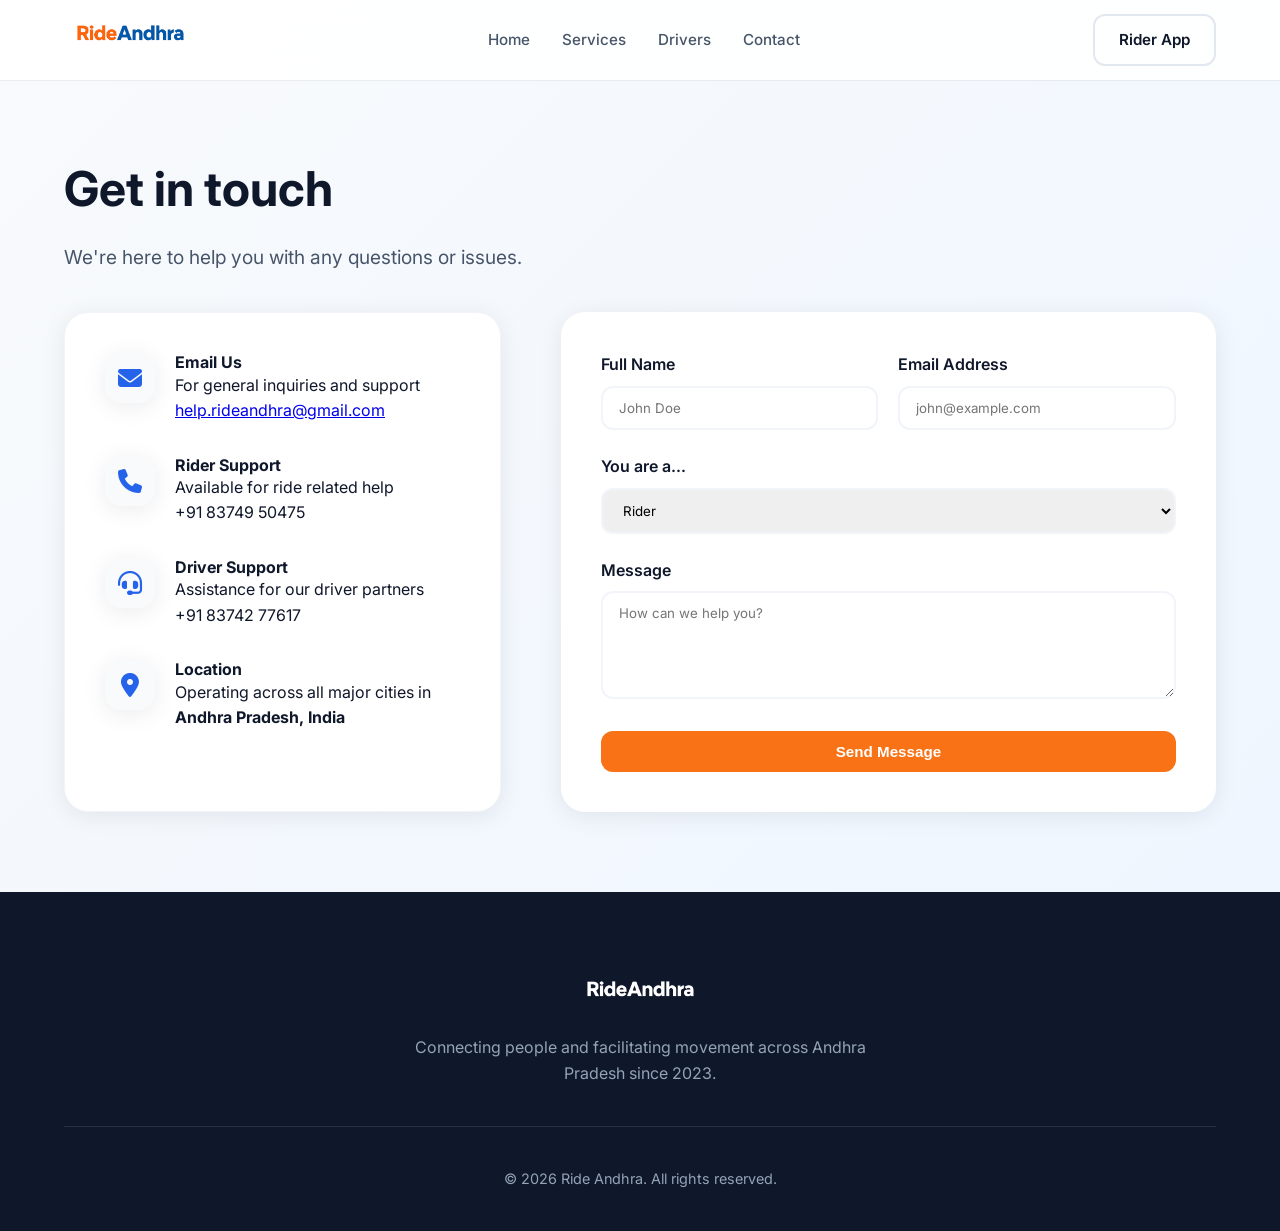
<file: contact-us.html>
<!DOCTYPE html>
<html lang="en">
<head>
    <meta charset="UTF-8">
    <meta name="viewport" content="width=device-width, initial-scale=1.0">
    <title>Contact Us | Ride Andhra - Support for Riders & Drivers</title>
    <meta name="description" content="Get in touch with Ride Andhra support. We are here to help riders and driver partners across Andhra Pradesh.">
    
    <!-- Fonts & Icons -->
    <link href="https://fonts.googleapis.com/css2?family=Inter:wght@400;500;600;700&display=swap" rel="stylesheet">
    <link rel="stylesheet" href="https://cdnjs.cloudflare.com/ajax/libs/font-awesome/6.4.0/css/all.min.css">
    
    <!-- Custom Styles -->
    <link rel="stylesheet" href="styles.css">
    
    <style>
        .contact-grid {
            display: grid;
            grid-template-columns: 1fr 1.5fr;
            gap: 60px;
            margin-top: 40px;
        }
        .contact-info-card {
            background: white;
            padding: 40px;
            border-radius: 24px;
            box-shadow: var(--shadow);
            border: 1px solid var(--gray-100);
        }
        .contact-method {
            display: flex;
            gap: 20px;
            margin-bottom: 32px;
        }
        .contact-method .icon-box {
            background: var(--gray-50);
            color: var(--primary-blue);
            width: 50px;
            height: 50px;
            flex-shrink: 0;
        }
        .contact-form {
            background: white;
            padding: 40px;
            border-radius: 24px;
            box-shadow: var(--shadow);
        }
        .form-group {
            margin-bottom: 24px;
        }
        .form-group label {
            display: block;
            margin-bottom: 8px;
            font-weight: 600;
            color: var(--gray-900);
        }
        .form-group input, .form-group textarea, .form-group select {
            width: 100%;
            padding: 12px 16px;
            border: 2px solid var(--gray-100);
            border-radius: 12px;
            font-family: inherit;
            transition: border-color 0.2s;
        }
        .form-group input:focus, .form-group textarea:focus {
            outline: none;
            border-color: var(--primary-blue);
        }
        @media (max-width: 992px) {
            .contact-grid {
                grid-template-columns: 1fr;
            }
        }
    </style>
</head>
<body>

    <!-- Header -->
    <header>
        <div class="container">
            <nav>
                <a href="index.html" class="logo">
                    <img src="b13a5657-6fc7-4340-8ec0-a46b5133f6f5 (1).png" alt="Ride Andhra">
                </a>
                <div class="nav-links">
                    <a href="index.html">Home</a>
                    <a href="index.html#services">Services</a>
                    <a href="driver-partners.html">Drivers</a>
                    <a href="contact-us.html">Contact</a>
                    <div class="mobile-ctas">
                        <a href="https://play.google.com/store/apps/details?id=com.rideandhra.rider" class="btn btn-outline">Rider App</a>
                    </div>
                </div>
                <div class="cta-group">
                    <a href="https://play.google.com/store/apps/details?id=com.rideandhra.rider" class="btn btn-outline">Rider App</a>
                </div>
                <button class="mobile-menu-toggle" aria-label="Toggle Menu">
                    <i class="fas fa-bars"></i>
                </button>
            </nav>
        </div>
    </header>

    <!-- Hero Section -->
    <section class="hero" style="padding-bottom: 80px;">
        <div class="container">
            <div class="section-header" style="text-align: left; margin-bottom: 0;">
                <h1 class="section-title">Get in touch</h1>
                <p class="section-subtitle" style="text-align: left; margin-left: 0;">We're here to help you with any questions or issues.</p>
            </div>
            
            <div class="contact-grid">
                <div class="contact-info-card">
                    <div class="contact-method">
                        <div class="icon-box"><i class="fas fa-envelope"></i></div>
                        <div>
                            <h4>Email Us</h4>
                            <p>For general inquiries and support</p>
                            <a href="mailto:help.rideandhra@gmail.com" class="highlight-orange">help.rideandhra@gmail.com</a>
                        </div>
                    </div>
                    
                    <div class="contact-method">
                        <div class="icon-box"><i class="fas fa-phone"></i></div>
                        <div>
                            <h4>Rider Support</h4>
                            <p>Available for ride related help</p>
                            <span class="highlight-orange">+91 83749 50475</span>
                        </div>
                    </div>
                    
                    <div class="contact-method">
                        <div class="icon-box"><i class="fas fa-headset"></i></div>
                        <div>
                            <h4>Driver Support</h4>
                            <p>Assistance for our driver partners</p>
                            <span class="highlight-orange">+91 83742 77617</span>
                        </div>
                    </div>
                    
                    <div class="contact-method">
                        <div class="icon-box"><i class="fas fa-map-marker-alt"></i></div>
                        <div>
                            <h4>Location</h4>
                            <p>Operating across all major cities in</p>
                            <strong>Andhra Pradesh, India</strong>
                        </div>
                    </div>
                </div>
                
                <div class="contact-form">
                    <form>
                        <div class="form-row">
                            <div class="form-group">
                                <label>Full Name</label>
                                <input type="text" placeholder="John Doe">
                            </div>
                            <div class="form-group">
                                <label>Email Address</label>
                                <input type="email" placeholder="john@example.com">
                            </div>
                        </div>
                        <div class="form-group">
                            <label>You are a...</label>
                            <select>
                                <option>Rider</option>
                                <option>Driver Partner</option>
                                <option>Business Partner</option>
                                <option>Other</option>
                            </select>
                        </div>
                        <div class="form-group">
                            <label>Message</label>
                            <textarea rows="5" placeholder="How can we help you?"></textarea>
                        </div>
                        <button type="submit" class="btn btn-primary" style="width: 100%; justify-content: center;">Send Message</button>
                    </form>
                </div>
            </div>
        </div>
    </section>

    <!-- Footer -->
    <footer>
        <div class="container">
            <div style="text-align: center; padding-bottom: 40px;">
                <img src="b13a5657-6fc7-4340-8ec0-a46b5133f6f5 (1).png" alt="Ride Andhra" style="height: 40px; filter: brightness(0) invert(1);">
                <p style="margin-top: 16px; max-width: 500px; margin-left: auto; margin-right: auto;">Connecting people and facilitating movement across Andhra Pradesh since 2023.</p>
            </div>
            <div style="padding-top: 40px; border-top: 1px solid rgba(255,255,255,0.1); text-align: center; font-size: 0.9rem;">
                <p>&copy; 2026 Ride Andhra. All rights reserved.</p>
            </div>
        </div>
    </footer>

    <script>
        const menuToggle = document.querySelector('.mobile-menu-toggle');
        const navLinks = document.querySelector('.nav-links');

        menuToggle.addEventListener('click', () => {
            navLinks.classList.toggle('active');
            const icon = menuToggle.querySelector('i');
            icon.classList.toggle('fa-bars');
            icon.classList.toggle('fa-times');
        });

        // Close menu when clicking links
        document.querySelectorAll('.nav-links a').forEach(link => {
            link.addEventListener('click', () => {
                navLinks.classList.remove('active');
                menuToggle.querySelector('i').classList.add('fa-bars');
                menuToggle.querySelector('i').classList.remove('fa-times');
            });
        });
    </script>
</body>
</html>
</file>
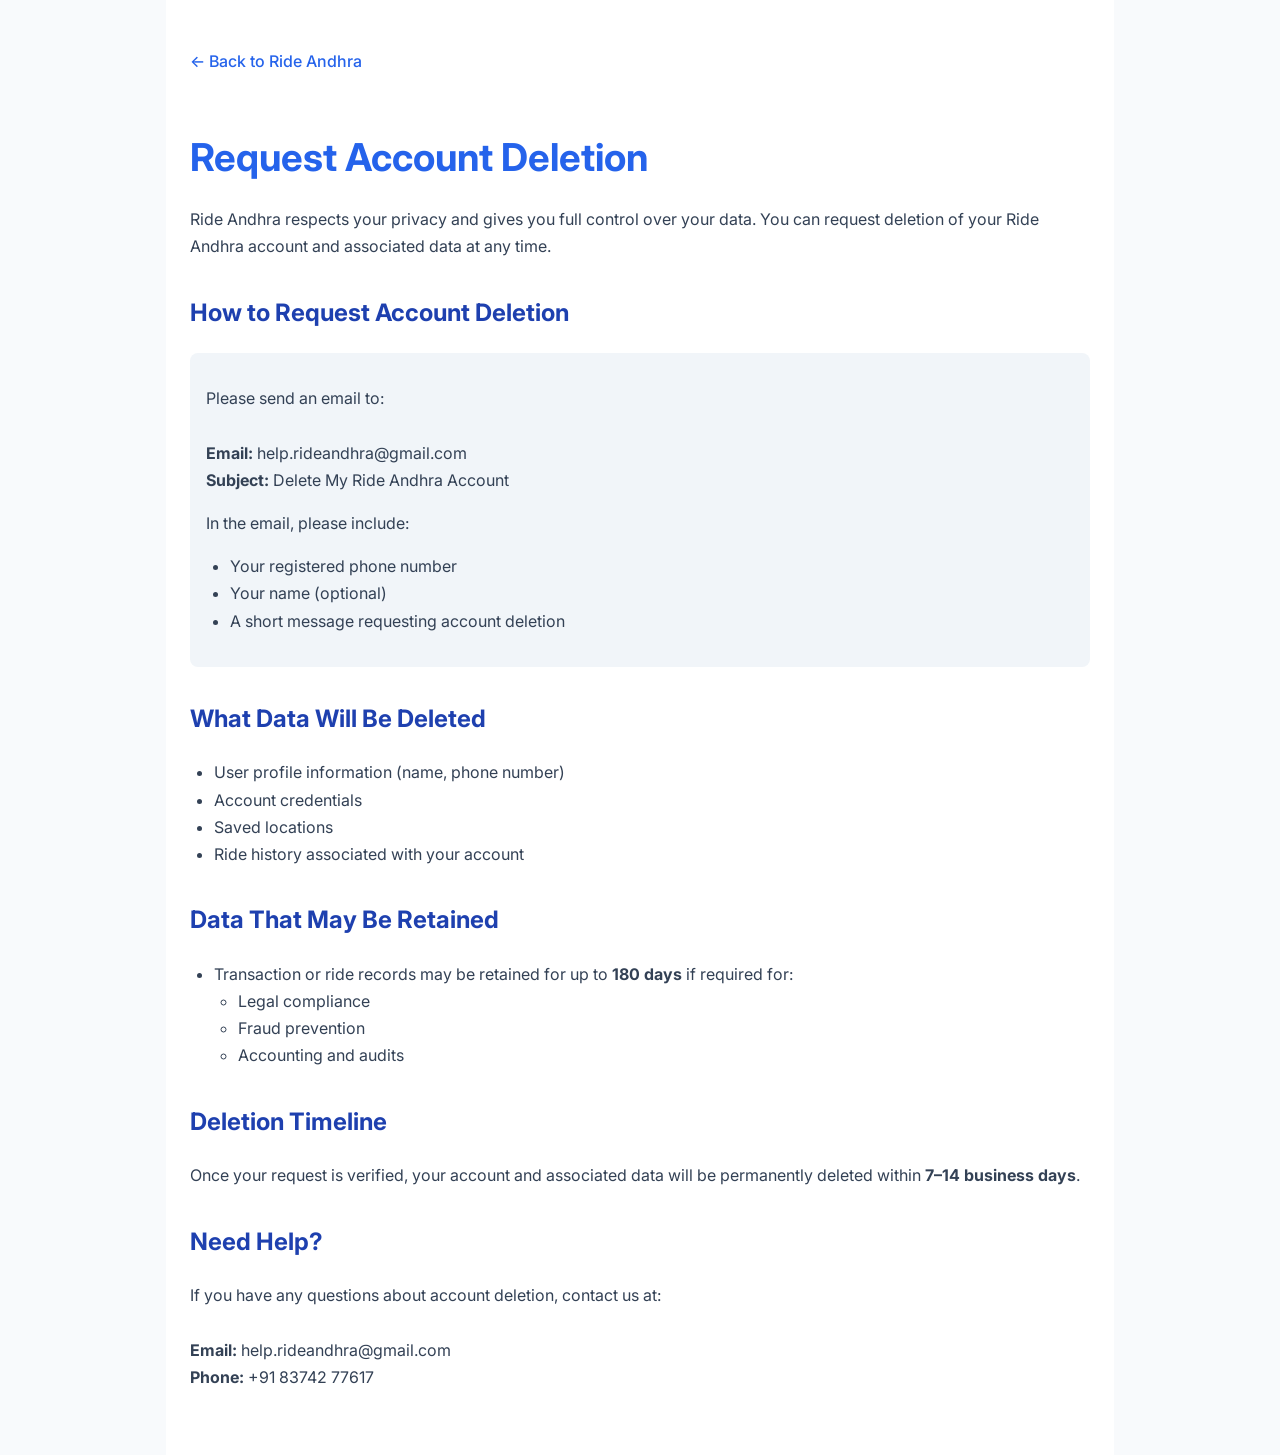
<file: delete-account.html>
<!DOCTYPE html>
<html lang="en">
<head>
  <meta charset="UTF-8" />
  <meta name="viewport" content="width=device-width, initial-scale=1.0" />
  <title>Delete Account | Ride Andhra</title>

  <link href="https://fonts.googleapis.com/css2?family=Inter:wght@400;500;600;700&display=swap" rel="stylesheet">

  <style>
    body {
      font-family: 'Inter', sans-serif;
      background: #f8fafc;
      color: #1e293b;
      margin: 0;
      line-height: 1.7;
    }

    .container {
      max-width: 900px;
      margin: auto;
      padding: 3rem 1.5rem;
      background: #ffffff;
    }

    h1 {
      font-size: 2.4rem;
      color: #2563eb;
      margin-bottom: 1rem;
    }

    h2 {
      margin-top: 2rem;
      color: #1e40af;
    }

    p, li {
      color: #334155;
      font-size: 1rem;
    }

    ul {
      padding-left: 1.5rem;
    }

    a {
      color: #2563eb;
      font-weight: 500;
      text-decoration: none;
    }

    .back {
      display: inline-block;
      margin-bottom: 1.5rem;
    }

    .highlight {
      background: #f1f5f9;
      padding: 1rem;
      border-radius: 8px;
      margin-top: 1rem;
    }
  </style>
</head>
<body>

  <div class="container">
    <a href="index.html" class="back">← Back to Ride Andhra</a>

    <h1>Request Account Deletion</h1>

    <p>
      Ride Andhra respects your privacy and gives you full control over your data.
      You can request deletion of your Ride Andhra account and associated data at any time.
    </p>

    <h2>How to Request Account Deletion</h2>

    <div class="highlight">
      <p>
        Please send an email to:
        <br /><br />
        <strong>Email:</strong> help.rideandhra@gmail.com
        <br />
        <strong>Subject:</strong> Delete My Ride Andhra Account
      </p>

      <p>
        In the email, please include:
      </p>
      <ul>
        <li>Your registered phone number</li>
        <li>Your name (optional)</li>
        <li>A short message requesting account deletion</li>
      </ul>
    </div>

    <h2>What Data Will Be Deleted</h2>
    <ul>
      <li>User profile information (name, phone number)</li>
      <li>Account credentials</li>
      <li>Saved locations</li>
      <li>Ride history associated with your account</li>
    </ul>

    <h2>Data That May Be Retained</h2>
    <ul>
      <li>
        Transaction or ride records may be retained for up to
        <strong>180 days</strong> if required for:
        <ul>
          <li>Legal compliance</li>
          <li>Fraud prevention</li>
          <li>Accounting and audits</li>
        </ul>
      </li>
    </ul>

    <h2>Deletion Timeline</h2>
    <p>
      Once your request is verified, your account and associated data will be
      permanently deleted within <strong>7–14 business days</strong>.
    </p>

    <h2>Need Help?</h2>
    <p>
      If you have any questions about account deletion, contact us at:
      <br /><br />
      <strong>Email:</strong> help.rideandhra@gmail.com<br />
      <strong>Phone:</strong> +91 83742 77617
    </p>
  </div>

</body>
</html>
</file>
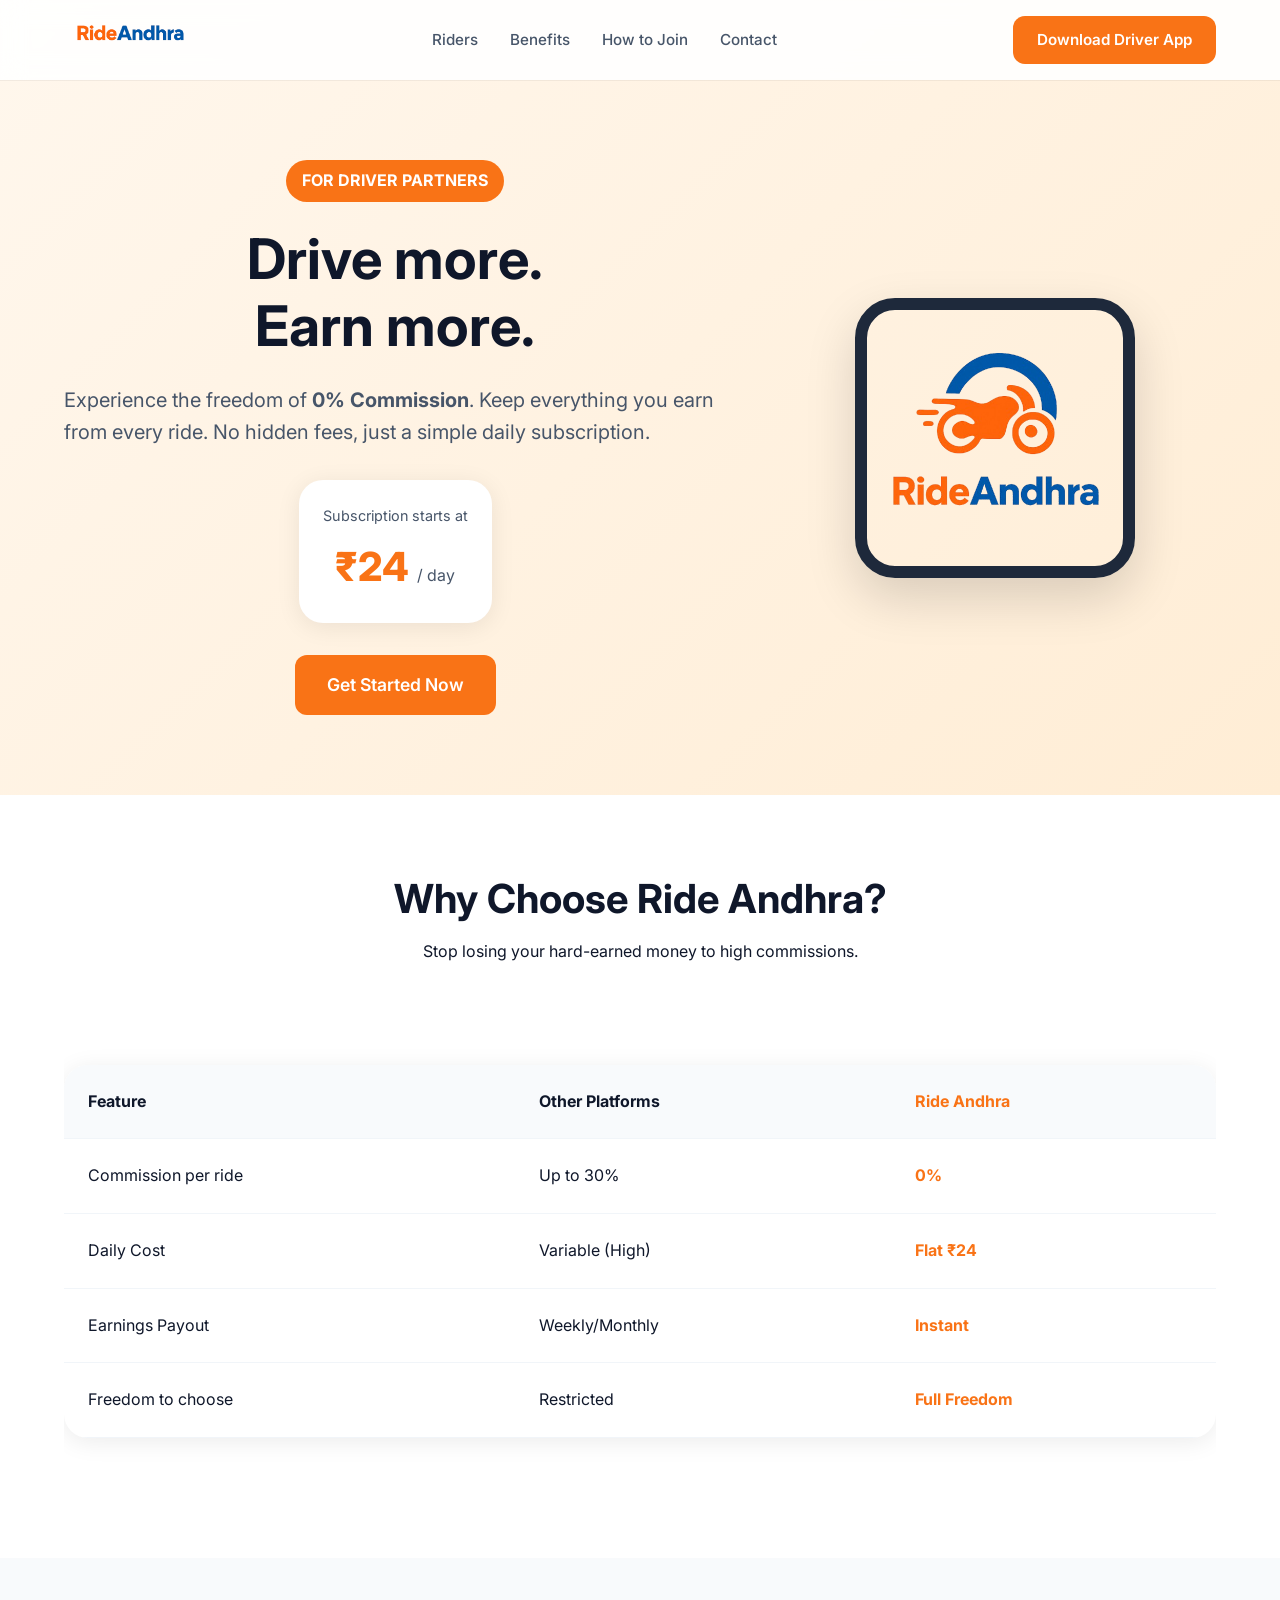
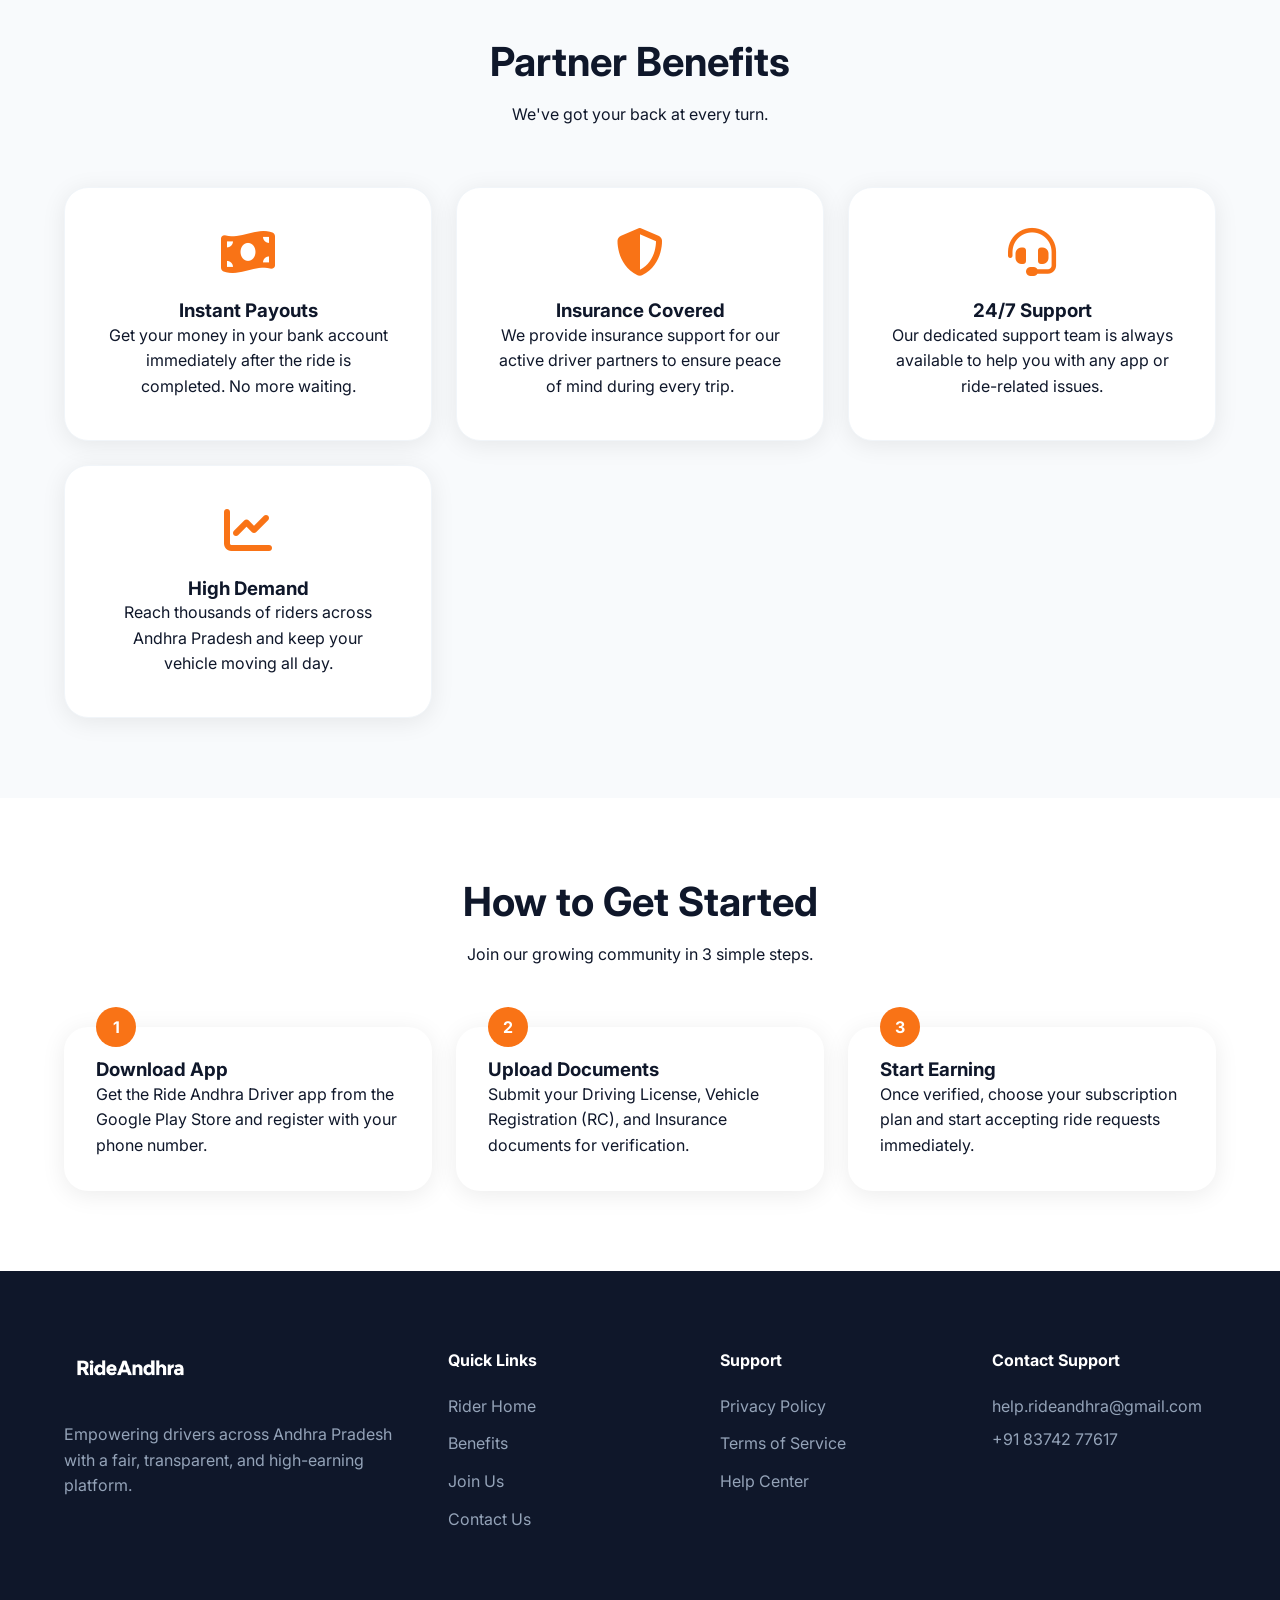
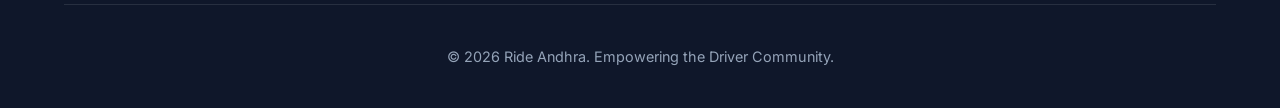
<file: driver-partners.html>
<!DOCTYPE html>
<html lang="en">
<head>
    <meta charset="UTF-8">
    <meta name="viewport" content="width=device-width, initial-scale=1.0">
    <title>Driver Partners | 0% Commission - Drive with Ride Andhra</title>
    <meta name="description" content="Join Ride Andhra as a driver partner. Earn 100% of your fares with our 0% commission model. Just ₹24/day subscription. Instant payouts and 24/7 support.">
    
    <!-- Fonts & Icons -->
    <link href="https://fonts.googleapis.com/css2?family=Inter:wght@400;500;600;700&display=swap" rel="stylesheet">
    <link rel="stylesheet" href="https://cdnjs.cloudflare.com/ajax/libs/font-awesome/6.4.0/css/all.min.css">
    
    <!-- Custom Styles -->
    <link rel="stylesheet" href="styles.css">
    
    <style>
        .comparison-table {
            width: 100%;
            border-collapse: collapse;
            margin: 40px 0;
            background: white;
            border-radius: 24px;
            overflow: hidden;
            box-shadow: var(--shadow);
        }
        .comparison-table th, .comparison-table td {
            padding: 24px;
            text-align: left;
            border-bottom: 1px solid var(--gray-100);
        }
        .comparison-table th {
            background: var(--gray-50);
            font-weight: 700;
        }
        .highlight-orange {
            color: var(--primary-orange);
            font-weight: 700;
        }
        .step-card {
            background: white;
            padding: 32px;
            border-radius: 24px;
            box-shadow: var(--shadow);
            position: relative;
        }
        .step-number {
            position: absolute;
            top: -20px;
            left: 32px;
            width: 40px;
            height: 40px;
            background: var(--primary-orange);
            color: white;
            border-radius: 50%;
            display: flex;
            align-items: center;
            justify-content: center;
            font-weight: 700;
        }
    </style>
</head>
<body>

    <!-- Header -->
    <header>
        <div class="container">
            <nav>
                <a href="index.html" class="logo">
                    <img src="b13a5657-6fc7-4340-8ec0-a46b5133f6f5 (1).png" alt="Ride Andhra">
                </a>
                <div class="nav-links">
                    <a href="index.html">Riders</a>
                    <a href="#benefits">Benefits</a>
                    <a href="#how-it-works">How to Join</a>
                    <a href="contact-us.html">Contact</a>
                    <div class="mobile-ctas">
                        <a href="https://play.google.com/store/apps/details?id=com.rideandhra.driverapp" class="btn btn-primary">Download Driver App</a>
                    </div>
                </div>
                <div class="cta-group">
                    <a href="https://play.google.com/store/apps/details?id=com.rideandhra.driverapp" class="btn btn-primary">Download Driver App</a>
                </div>
                <button class="mobile-menu-toggle" aria-label="Toggle Menu">
                    <i class="fas fa-bars"></i>
                </button>
            </nav>
        </div>
    </header>

    <!-- Hero Section -->
    <section class="hero" style="background: linear-gradient(135deg, #fff7ed 0%, #ffedd5 100%);">
        <div class="container">
            <div class="hero-grid">
                <div class="hero-content">
                    <span class="commission-badge">FOR DRIVER PARTNERS</span>
                    <h1 class="section-title">Drive more.<br>Earn more.</h1>
                    <p class="section-subtitle" style="text-align: left; margin-left: 0;">Experience the freedom of <strong>0% Commission</strong>. Keep everything you earn from every ride. No hidden fees, just a simple daily subscription.</p>
                    
                    <div style="background: white; padding: 24px; border-radius: 24px; display: inline-block; box-shadow: var(--shadow); margin-bottom: 32px;">
                        <span style="font-size: 0.9rem; color: var(--gray-600); display: block; margin-bottom: 8px;">Subscription starts at</span>
                        <span style="font-size: 2.5rem; font-weight: 800; color: var(--primary-orange);">₹24 <small style="font-size: 1rem; font-weight: 400; color: var(--gray-600);">/ day</small></span>
                    </div>
                    
                    <div class="hero-cta">
                        <a href="https://play.google.com/store/apps/details?id=com.rideandhra.driverapp" class="btn btn-primary" style="padding: 16px 32px; font-size: 1.1rem;">Get Started Now</a>
                    </div>
                </div>
                <div class="hero-visual">
                    <img src="b13a5657-6fc7-4340-8ec0-a46b5133f6f5 (2).png" alt="Driver App" class="phone-mockup">
                </div>
            </div>
        </div>
    </section>

    <!-- Comparison Section -->
    <section>
        <div class="container">
            <div class="section-header">
                <h2>Why Choose Ride Andhra?</h2>
                <p>Stop losing your hard-earned money to high commissions.</p>
            </div>
            
            <div style="overflow-x: auto;">
                <table class="comparison-table">
                    <thead>
                        <tr>
                            <th>Feature</th>
                            <th>Other Platforms</th>
                            <th class="highlight-orange">Ride Andhra</th>
                        </tr>
                    </thead>
                    <tbody>
                        <tr>
                            <td>Commission per ride</td>
                            <td>Up to 30%</td>
                            <td class="highlight-orange">0%</td>
                        </tr>
                        <tr>
                            <td>Daily Cost</td>
                            <td>Variable (High)</td>
                            <td class="highlight-orange">Flat ₹24</td>
                        </tr>
                        <tr>
                            <td>Earnings Payout</td>
                            <td>Weekly/Monthly</td>
                            <td class="highlight-orange">Instant</td>
                        </tr>
                        <tr>
                            <td>Freedom to choose</td>
                            <td>Restricted</td>
                            <td class="highlight-orange">Full Freedom</td>
                        </tr>
                    </tbody>
                </table>
            </div>
        </div>
    </section>

    <!-- Benefits Section -->
    <section id="benefits" style="background: var(--gray-50);">
        <div class="container">
            <div class="section-header">
                <h2>Partner Benefits</h2>
                <p>We've got your back at every turn.</p>
            </div>
            <div class="services-grid">
                <div class="service-card">
                    <i class="fas fa-money-bill-wave icon"></i>
                    <h3>Instant Payouts</h3>
                    <p>Get your money in your bank account immediately after the ride is completed. No more waiting.</p>
                </div>
                <div class="service-card">
                    <i class="fas fa-shield-alt icon"></i>
                    <h3>Insurance Covered</h3>
                    <p>We provide insurance support for our active driver partners to ensure peace of mind during every trip.</p>
                </div>
                <div class="service-card">
                    <i class="fas fa-headset icon"></i>
                    <h3>24/7 Support</h3>
                    <p>Our dedicated support team is always available to help you with any app or ride-related issues.</p>
                </div>
                <div class="service-card">
                    <i class="fas fa-chart-line icon"></i>
                    <h3>High Demand</h3>
                    <p>Reach thousands of riders across Andhra Pradesh and keep your vehicle moving all day.</p>
                </div>
            </div>
        </div>
    </section>

    <!-- How it Works -->
    <section id="how-it-works">
        <div class="container">
            <div class="section-header">
                <h2>How to Get Started</h2>
                <p>Join our growing community in 3 simple steps.</p>
            </div>
            <div class="services-grid" style="grid-template-columns: repeat(auto-fit, minmax(300px, 1fr));">
                <div class="step-card">
                    <div class="step-number">1</div>
                    <h3>Download App</h3>
                    <p>Get the Ride Andhra Driver app from the Google Play Store and register with your phone number.</p>
                </div>
                <div class="step-card">
                    <div class="step-number">2</div>
                    <h3>Upload Documents</h3>
                    <p>Submit your Driving License, Vehicle Registration (RC), and Insurance documents for verification.</p>
                </div>
                <div class="step-card">
                    <div class="step-number">3</div>
                    <h3>Start Earning</h3>
                    <p>Once verified, choose your subscription plan and start accepting ride requests immediately.</p>
                </div>
            </div>
        </div>
    </section>

    <!-- Footer -->
    <footer>
        <div class="container">
            <div class="footer-grid">
                <div class="footer-col">
                    <img src="b13a5657-6fc7-4340-8ec0-a46b5133f6f5 (1).png" alt="Ride Andhra" style="height: 40px; margin-bottom: 24px; filter: brightness(0) invert(1);">
                    <p>Empowering drivers across Andhra Pradesh with a fair, transparent, and high-earning platform.</p>
                </div>
                <div class="footer-col">
                    <h4>Quick Links</h4>
                    <ul class="footer-links">
                        <li><a href="index.html">Rider Home</a></li>
                        <li><a href="#benefits">Benefits</a></li>
                        <li><a href="#how-it-works">Join Us</a></li>
                        <li><a href="contact-us.html">Contact Us</a></li>
                    </ul>
                </div>
                <div class="footer-col">
                    <h4>Support</h4>
                    <ul class="footer-links">
                        <li><a href="privacy-policy.html">Privacy Policy</a></li>
                        <li><a href="terms-of-service.html">Terms of Service</a></li>
                        <li><a href="help-center.html">Help Center</a></li>
                    </ul>
                </div>
                <div class="footer-col">
                    <h4>Contact Support</h4>
                    <p style="margin-bottom: 8px;">help.rideandhra@gmail.com</p>
                    <p>+91 83742 77617</p>
                </div>
            </div>
            <div style="padding-top: 40px; border-top: 1px solid rgba(255,255,255,0.1); text-align: center; font-size: 0.9rem;">
                <p>&copy; 2026 Ride Andhra. Empowering the Driver Community.</p>
            </div>
        </div>
    </footer>

    <script>
        const menuToggle = document.querySelector('.mobile-menu-toggle');
        const navLinks = document.querySelector('.nav-links');

        menuToggle.addEventListener('click', () => {
            navLinks.classList.toggle('active');
            const icon = menuToggle.querySelector('i');
            icon.classList.toggle('fa-bars');
            icon.classList.toggle('fa-times');
        });

        // Close menu when clicking links
        document.querySelectorAll('.nav-links a').forEach(link => {
            link.addEventListener('click', () => {
                navLinks.classList.remove('active');
                menuToggle.querySelector('i').classList.add('fa-bars');
                menuToggle.querySelector('i').classList.remove('fa-times');
            });
        });
    </script>
</body>
</html>
</file>
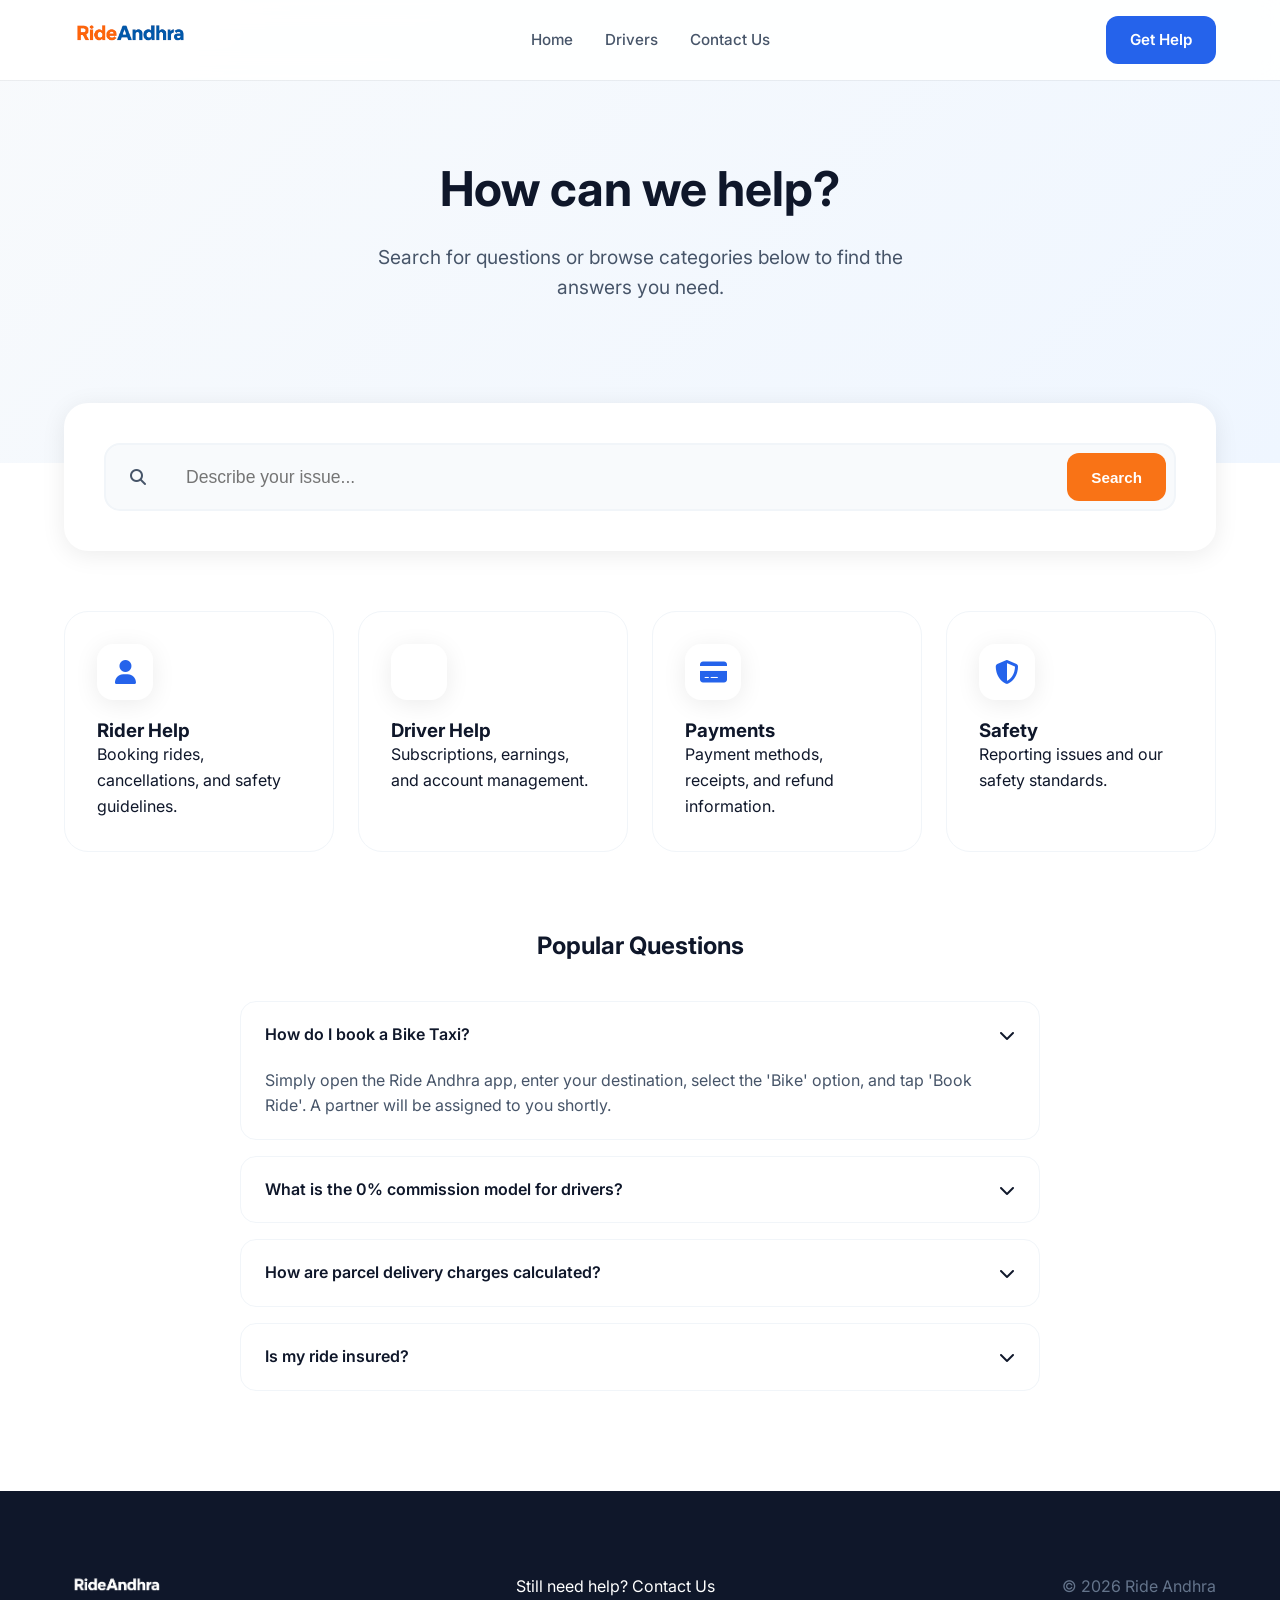
<file: help-center.html>
<!DOCTYPE html>
<html lang="en">
<head>
    <meta charset="UTF-8">
    <meta name="viewport" content="width=device-width, initial-scale=1.0">
    <title>Help Center | Ride Andhra - Support & FAQs</title>
    <meta name="description" content="Find answers to your questions about Ride Andhra. Support for booking rides, payments, driver subscriptions, and safety.">
    
    <!-- Fonts & Icons -->
    <link href="https://fonts.googleapis.com/css2?family=Inter:wght@400;500;600;700&display=swap" rel="stylesheet">
    <link rel="stylesheet" href="https://cdnjs.cloudflare.com/ajax/libs/font-awesome/6.4.0/css/all.min.css">
    
    <!-- Custom Styles -->
    <link rel="stylesheet" href="styles.css">
    
    <style>
        .help-search {
            background: white;
            padding: 40px;
            border-radius: 24px;
            box-shadow: var(--shadow);
            margin-top: -60px;
            position: relative;
            z-index: 10;
        }
        .search-box {
            display: flex;
            gap: 12px;
            background: var(--gray-50);
            padding: 8px;
            border-radius: 16px;
            border: 2px solid var(--gray-100);
        }
        .search-box input {
            flex: 1;
            border: none;
            background: transparent;
            padding: 12px;
            font-size: 1.1rem;
        }
        .search-box input:focus {
            outline: none;
        }
        .category-grid {
            display: grid;
            grid-template-columns: repeat(auto-fit, minmax(250px, 1fr));
            gap: 24px;
            margin-top: 60px;
        }
        .category-card {
            background: white;
            padding: 32px;
            border-radius: 24px;
            border: 1px solid var(--gray-100);
            transition: all 0.2s;
            text-decoration: none;
            color: inherit;
        }
        .category-card:hover {
            border-color: var(--primary-blue);
            transform: translateY(-4px);
            box-shadow: var(--shadow);
        }
        .faq-item {
            background: white;
            margin-bottom: 16px;
            border-radius: 16px;
            border: 1px solid var(--gray-100);
            overflow: hidden;
        }
        .faq-question {
            padding: 20px 24px;
            display: flex;
            justify-content: space-between;
            align-items: center;
            cursor: pointer;
            font-weight: 600;
        }
        .faq-answer {
            padding: 0 24px 20px;
            color: var(--gray-600);
            display: none;
        }
    </style>
</head>
<body>

    <!-- Header -->
    <header>
        <div class="container">
            <nav>
                <a href="index.html" class="logo">
                    <img src="b13a5657-6fc7-4340-8ec0-a46b5133f6f5 (1).png" alt="Ride Andhra">
                </a>
                <div class="nav-links">
                    <a href="index.html">Home</a>
                    <a href="driver-partners.html">Drivers</a>
                    <a href="contact-us.html">Contact Us</a>
                    <div class="mobile-ctas">
                        <a href="https://play.google.com/store/apps/details?id=com.rideandhra.rider" class="btn btn-secondary">Get Help</a>
                    </div>
                </div>
                <div class="cta-group">
                    <a href="https://play.google.com/store/apps/details?id=com.rideandhra.rider" class="btn btn-secondary">Get Help</a>
                </div>
                <button class="mobile-menu-toggle" aria-label="Toggle Menu">
                    <i class="fas fa-bars"></i>
                </button>
            </nav>
        </div>
    </header>

    <!-- Hero Section -->
    <section class="hero" style="padding-bottom: 120px; text-align: center;">
        <div class="container">
            <h1 class="section-title">How can we help?</h1>
            <p class="section-subtitle" style="margin-left: auto; margin-right: auto;">Search for questions or browse categories below to find the answers you need.</p>
        </div>
    </section>

    <div class="container">
        <!-- Search Box -->
        <div class="help-search">
            <div class="search-box">
                <i class="fas fa-search" style="padding: 16px; color: var(--gray-600);"></i>
                <input type="text" placeholder="Describe your issue...">
                <button class="btn btn-primary">Search</button>
            </div>
        </div>

        <!-- Categories -->
        <div class="category-grid">
            <a href="#" class="category-card">
                <div class="icon-box" style="margin-bottom: 20px;"><i class="fas fa-user"></i></div>
                <h3>Rider Help</h3>
                <p>Booking rides, cancellations, and safety guidelines.</p>
            </a>
            <a href="#" class="category-card">
                <div class="icon-box" style="margin-bottom: 20px; color: var(--primary-orange);"><i class="fas fa-steering-wheel"></i></div>
                <h3>Driver Help</h3>
                <p>Subscriptions, earnings, and account management.</p>
            </a>
            <a href="#" class="category-card">
                <div class="icon-box" style="margin-bottom: 20px;"><i class="fas fa-credit-card"></i></div>
                <h3>Payments</h3>
                <p>Payment methods, receipts, and refund information.</p>
            </a>
            <a href="#" class="category-card">
                <div class="icon-box" style="margin-bottom: 20px;"><i class="fas fa-shield-alt"></i></div>
                <h3>Safety</h3>
                <p>Reporting issues and our safety standards.</p>
            </a>
        </div>

        <!-- Popular Questions -->
        <div style="margin-top: 80px; margin-bottom: 100px;">
            <h2 style="margin-bottom: 40px; text-align: center;">Popular Questions</h2>
            <div style="max-width: 800px; margin-left: auto; margin-right: auto;">
                <div class="faq-item">
                    <div class="faq-question">How do I book a Bike Taxi? <i class="fas fa-chevron-down"></i></div>
                    <div class="faq-answer" style="display: block;">Simply open the Ride Andhra app, enter your destination, select the 'Bike' option, and tap 'Book Ride'. A partner will be assigned to you shortly.</div>
                </div>
                <div class="faq-item">
                    <div class="faq-question">What is the 0% commission model for drivers? <i class="fas fa-chevron-down"></i></div>
                    <div class="faq-answer">Unlike other apps, we don't take a percentage of your fare. Drivers pay a small daily subscription of ₹24 and keep 100% of the ride fare.</div>
                </div>
                <div class="faq-item">
                    <div class="faq-question">How are parcel delivery charges calculated? <i class="fas fa-chevron-down"></i></div>
                    <div class="faq-answer">Charges are based on the distance between the pickup and drop-off points, as well as the size/weight category of the item.</div>
                </div>
                <div class="faq-item">
                    <div class="faq-question">Is my ride insured? <i class="fas fa-chevron-down"></i></div>
                    <div class="faq-answer">Yes, we provide insurance coverage support for all active rides booked through the Ride Andhra platform for both riders and drivers.</div>
                </div>
            </div>
        </div>
    </div>

    <!-- Footer -->
    <footer>
        <div class="container">
            <div style="display: flex; justify-content: space-between; align-items: center; flex-wrap: wrap; gap: 24px;">
                <img src="b13a5657-6fc7-4340-8ec0-a46b5133f6f5 (1).png" alt="Ride Andhra" style="height: 32px; filter: brightness(0) invert(1);">
                <div style="display: flex; gap: 24px;">
                    <a href="contact-us.html" style="color: white; text-decoration: none;">Still need help? Contact Us</a>
                </div>
                <p style="color: #64748b;">&copy; 2026 Ride Andhra</p>
            </div>
        </div>
    </footer>

    <script>
        const menuToggle = document.querySelector('.mobile-menu-toggle');
        const navLinks = document.querySelector('.nav-links');

        menuToggle.addEventListener('click', () => {
            navLinks.classList.toggle('active');
            const icon = menuToggle.querySelector('i');
            icon.classList.toggle('fa-bars');
            icon.classList.toggle('fa-times');
        });

        // Close menu when clicking links
        document.querySelectorAll('.nav-links a').forEach(link => {
            link.addEventListener('click', () => {
                navLinks.classList.remove('active');
                menuToggle.querySelector('i').classList.add('fa-bars');
                menuToggle.querySelector('i').classList.remove('fa-times');
            });
        });
    </script>
</body>
</html>
</file>
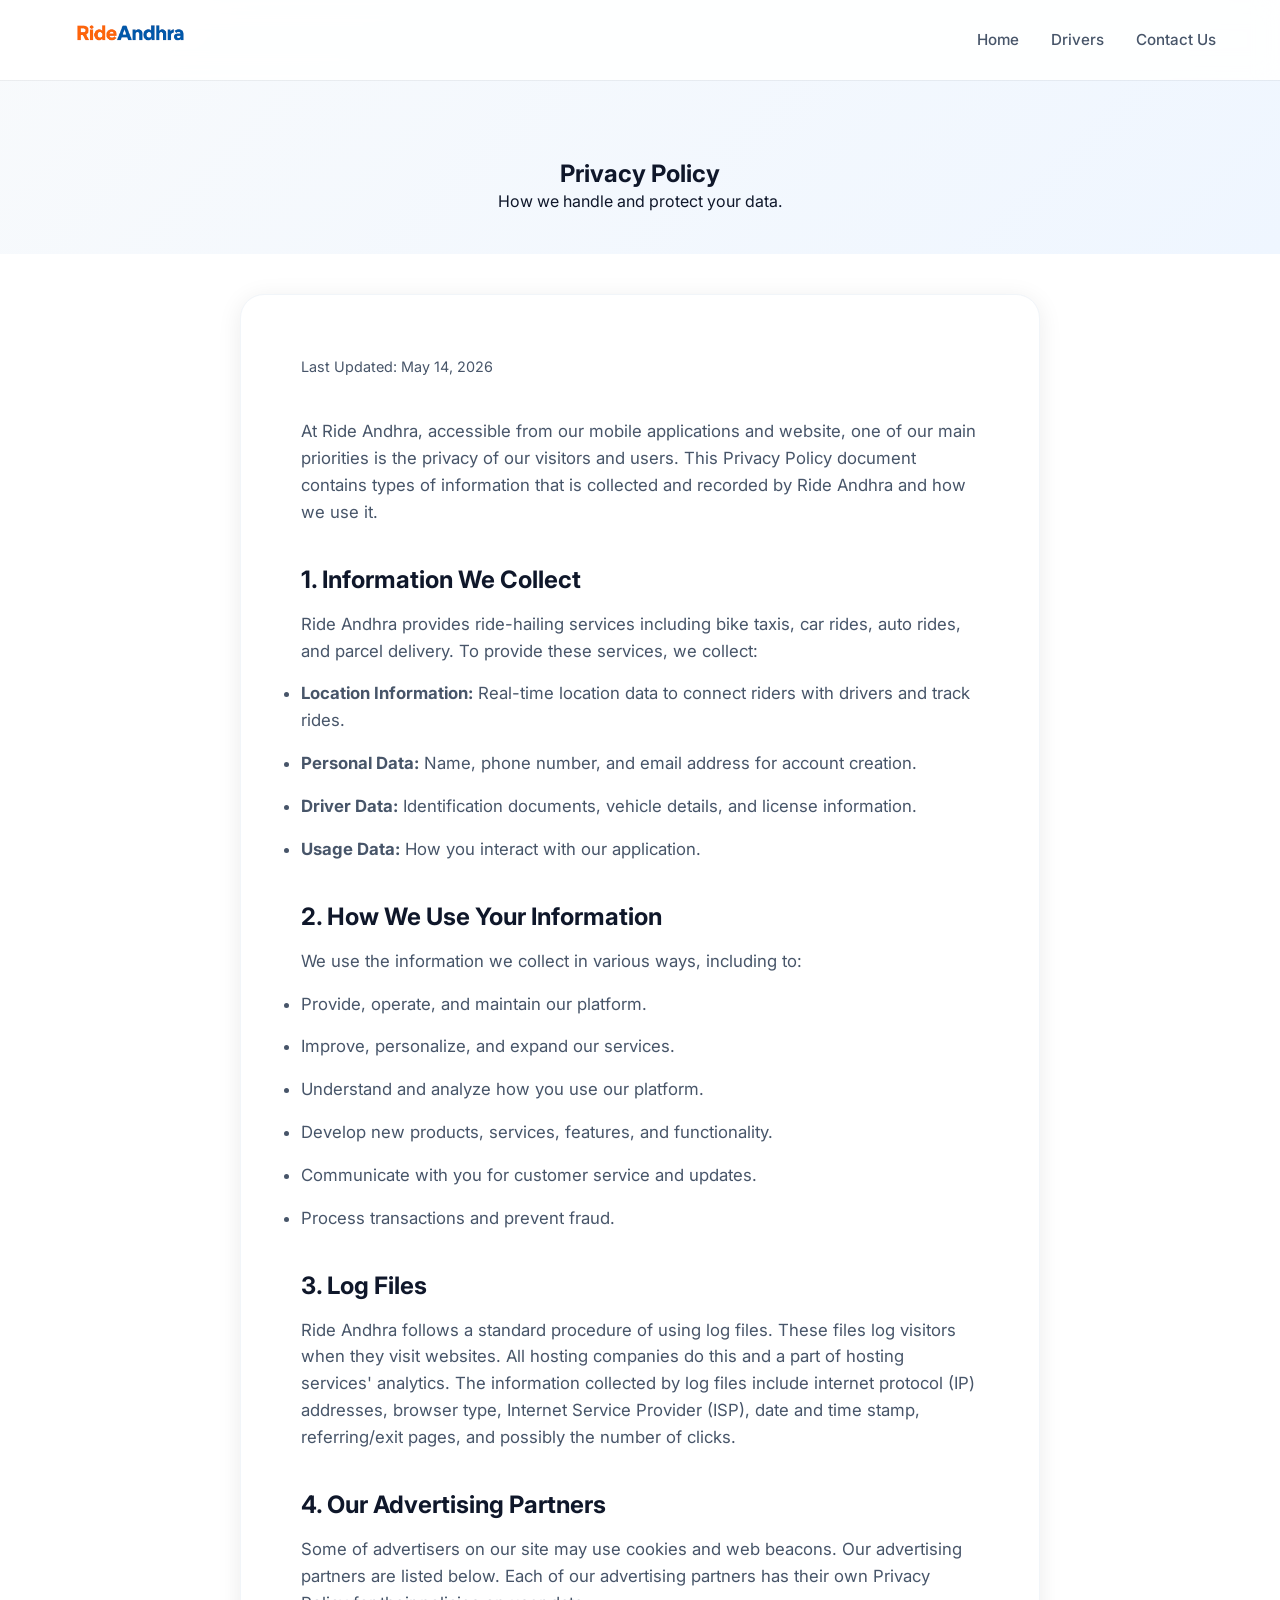
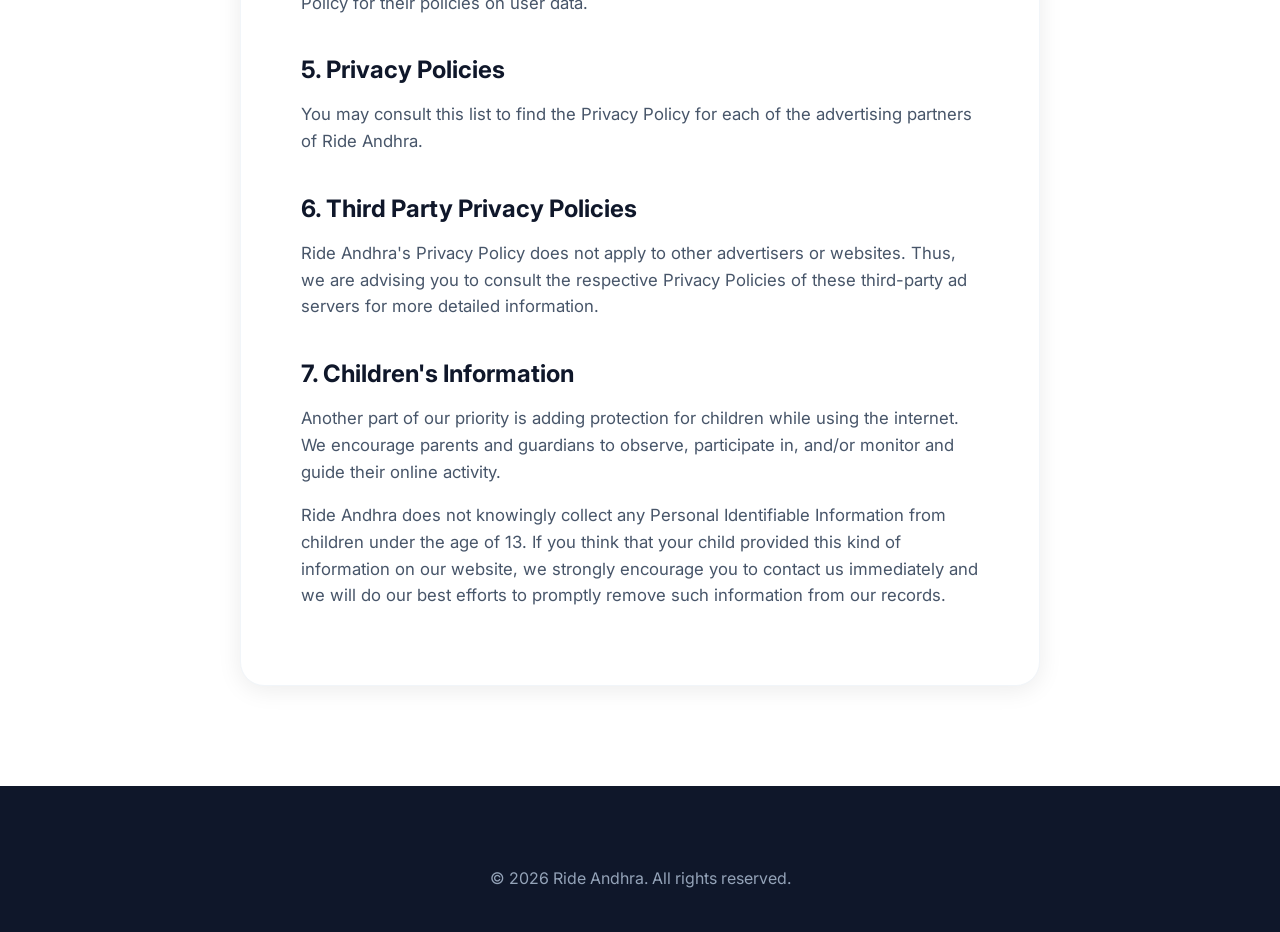
<file: privacy-policy.html>
<!DOCTYPE html>
<html lang="en">
<head>
    <meta charset="UTF-8">
    <meta name="viewport" content="width=device-width, initial-scale=1.0">
    <title>Privacy Policy | Ride Andhra</title>
    
    <!-- Fonts & Icons -->
    <link href="https://fonts.googleapis.com/css2?family=Inter:wght@400;500;600;700&display=swap" rel="stylesheet">
    
    <!-- Custom Styles -->
    <link rel="stylesheet" href="styles.css">
    
    <style>
        .legal-container {
            max-width: 800px;
            margin: 40px auto 100px;
            background: white;
            padding: 60px;
            border-radius: 24px;
            box-shadow: var(--shadow);
            border: 1px solid var(--gray-100);
        }
        .legal-container h2 {
            margin-top: 40px;
            margin-bottom: 16px;
            color: var(--navy);
        }
        .legal-container p, .legal-container li {
            color: var(--gray-600);
            margin-bottom: 16px;
            font-size: 1.05rem;
        }
        .last-updated {
            color: var(--gray-600);
            font-size: 0.9rem;
            margin-bottom: 40px;
            display: block;
        }
    </style>
</head>
<body>

    <!-- Header -->
    <header>
        <div class="container">
            <nav>
                <a href="index.html" class="logo">
                    <img src="b13a5657-6fc7-4340-8ec0-a46b5133f6f5 (1).png" alt="Ride Andhra">
                </a>
                <div class="nav-links">
                    <a href="index.html">Home</a>
                    <a href="driver-partners.html">Drivers</a>
                    <a href="contact-us.html">Contact Us</a>
                </div>
                <button class="mobile-menu-toggle" aria-label="Toggle Menu">
                    <i class="fas fa-bars"></i>
                </button>
            </nav>
        </div>
    </header>

    <!-- Hero Section -->
    <section class="hero" style="padding-bottom: 40px; text-align: center;">
        <div class="container">
            <h1>Privacy Policy</h1>
            <p>How we handle and protect your data.</p>
        </div>
    </section>

    <div class="container">
        <div class="legal-container">
            <span class="last-updated">Last Updated: May 14, 2026</span>
            
            <p>At Ride Andhra, accessible from our mobile applications and website, one of our main priorities is the privacy of our visitors and users. This Privacy Policy document contains types of information that is collected and recorded by Ride Andhra and how we use it.</p>

            <h2>1. Information We Collect</h2>
            <p>Ride Andhra provides ride-hailing services including bike taxis, car rides, auto rides, and parcel delivery. To provide these services, we collect:</p>
            <ul>
                <li><strong>Location Information:</strong> Real-time location data to connect riders with drivers and track rides.</li>
                <li><strong>Personal Data:</strong> Name, phone number, and email address for account creation.</li>
                <li><strong>Driver Data:</strong> Identification documents, vehicle details, and license information.</li>
                <li><strong>Usage Data:</strong> How you interact with our application.</li>
            </ul>

            <h2>2. How We Use Your Information</h2>
            <p>We use the information we collect in various ways, including to:</p>
            <ul>
                <li>Provide, operate, and maintain our platform.</li>
                <li>Improve, personalize, and expand our services.</li>
                <li>Understand and analyze how you use our platform.</li>
                <li>Develop new products, services, features, and functionality.</li>
                <li>Communicate with you for customer service and updates.</li>
                <li>Process transactions and prevent fraud.</li>
            </ul>

            <h2>3. Log Files</h2>
            <p>Ride Andhra follows a standard procedure of using log files. These files log visitors when they visit websites. All hosting companies do this and a part of hosting services' analytics. The information collected by log files include internet protocol (IP) addresses, browser type, Internet Service Provider (ISP), date and time stamp, referring/exit pages, and possibly the number of clicks.</p>

            <h2>4. Our Advertising Partners</h2>
            <p>Some of advertisers on our site may use cookies and web beacons. Our advertising partners are listed below. Each of our advertising partners has their own Privacy Policy for their policies on user data.</p>

            <h2>5. Privacy Policies</h2>
            <p>You may consult this list to find the Privacy Policy for each of the advertising partners of Ride Andhra.</p>

            <h2>6. Third Party Privacy Policies</h2>
            <p>Ride Andhra's Privacy Policy does not apply to other advertisers or websites. Thus, we are advising you to consult the respective Privacy Policies of these third-party ad servers for more detailed information.</p>

            <h2>7. Children's Information</h2>
            <p>Another part of our priority is adding protection for children while using the internet. We encourage parents and guardians to observe, participate in, and/or monitor and guide their online activity.</p>
            
            <p>Ride Andhra does not knowingly collect any Personal Identifiable Information from children under the age of 13. If you think that your child provided this kind of information on our website, we strongly encourage you to contact us immediately and we will do our best efforts to promptly remove such information from our records.</p>
        </div>
    </div>

    <!-- Footer -->
    <footer>
        <div class="container" style="text-align: center;">
            <p>&copy; 2026 Ride Andhra. All rights reserved.</p>
        </div>
    </footer>

    <script>
        const menuToggle = document.querySelector('.mobile-menu-toggle');
        const navLinks = document.querySelector('.nav-links');

        menuToggle.addEventListener('click', () => {
            navLinks.classList.toggle('active');
            const icon = menuToggle.querySelector('i');
            icon.classList.toggle('fa-bars');
            icon.classList.toggle('fa-times');
        });

        // Close menu when clicking links
        document.querySelectorAll('.nav-links a').forEach(link => {
            link.addEventListener('click', () => {
                navLinks.classList.remove('active');
                menuToggle.querySelector('i').classList.add('fa-bars');
                menuToggle.querySelector('i').classList.remove('fa-times');
            });
        });
    </script>
</body>
</html>
</file>
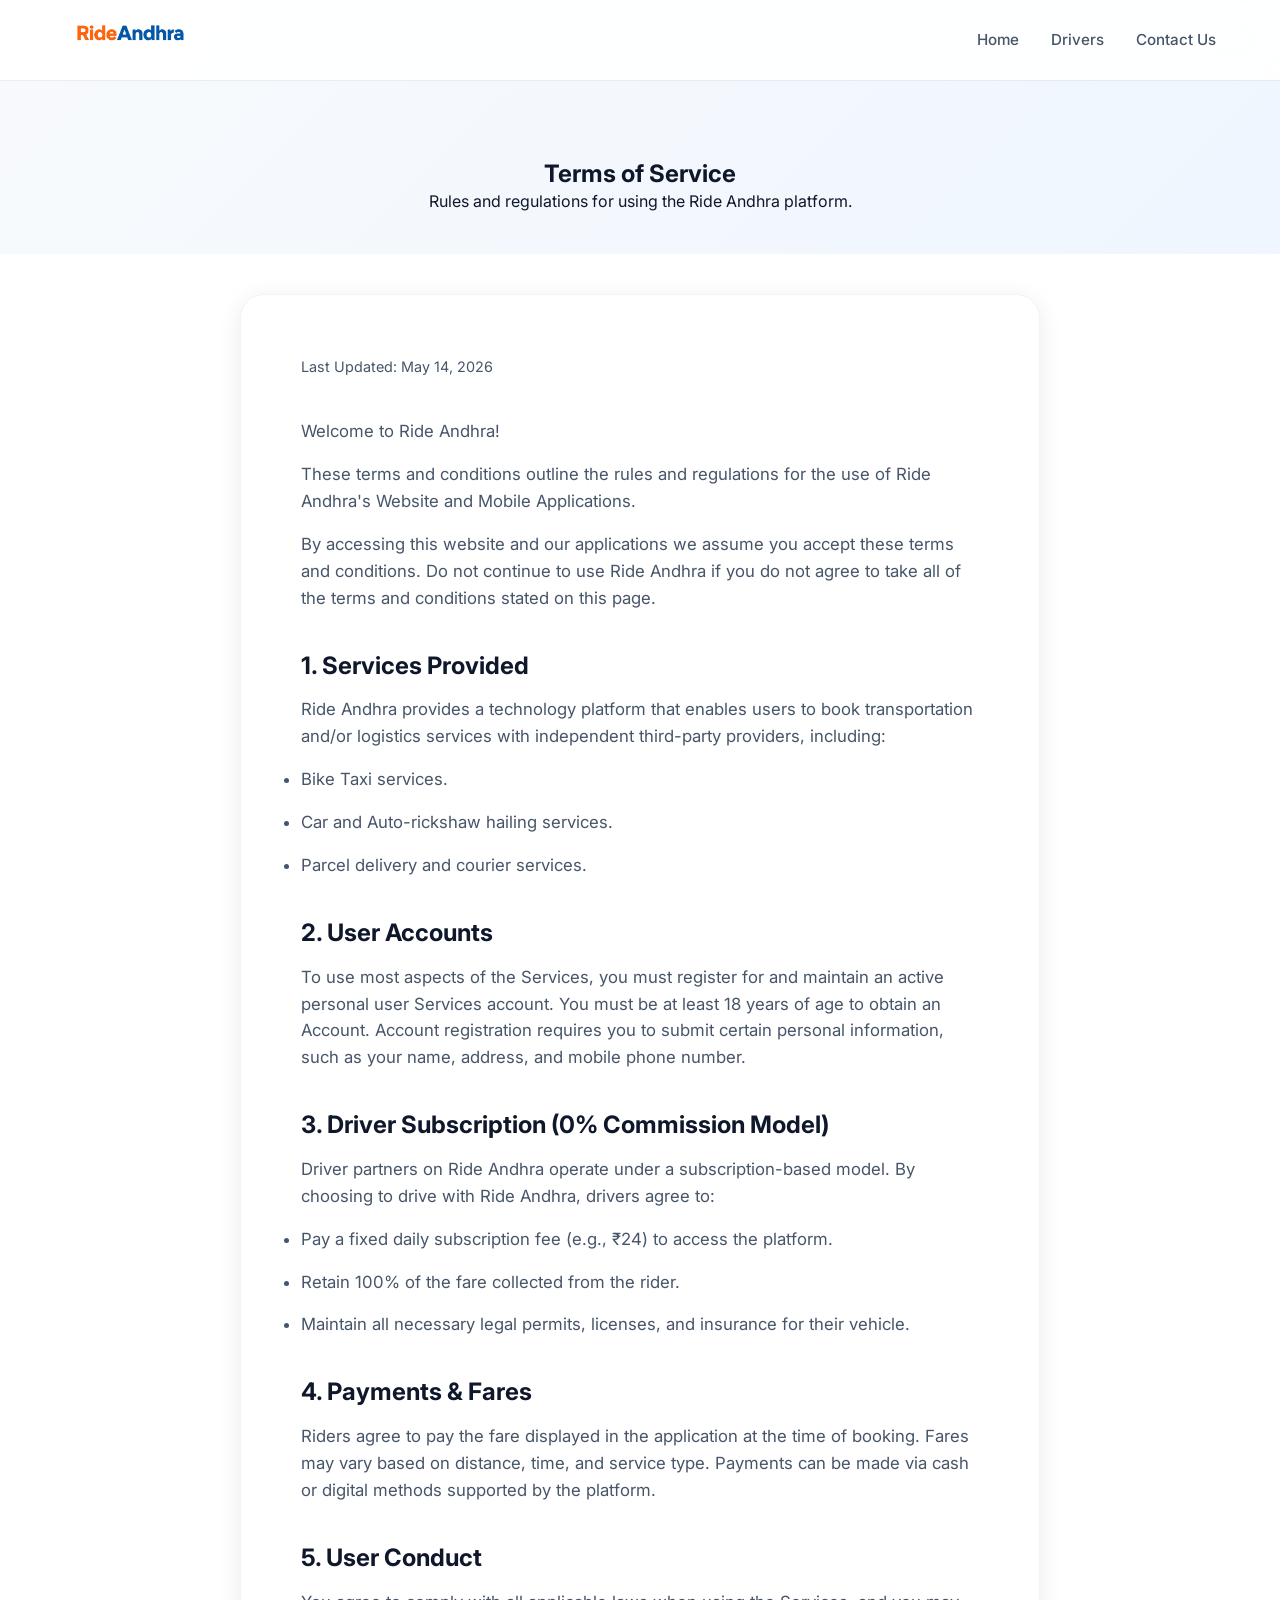
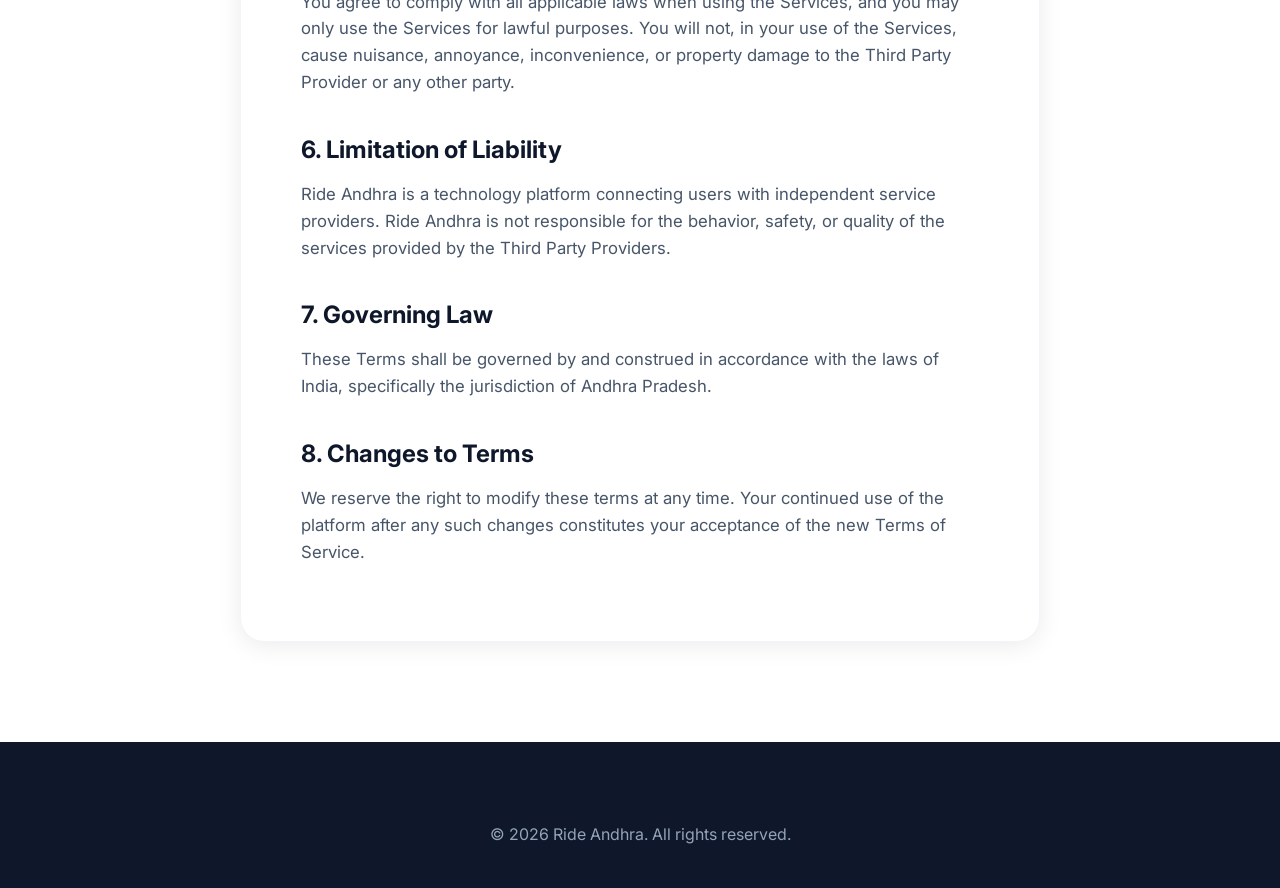
<file: terms-of-service.html>
<!DOCTYPE html>
<html lang="en">
<head>
    <meta charset="UTF-8">
    <meta name="viewport" content="width=device-width, initial-scale=1.0">
    <title>Terms of Service | Ride Andhra</title>
    
    <!-- Fonts & Icons -->
    <link href="https://fonts.googleapis.com/css2?family=Inter:wght@400;500;600;700&display=swap" rel="stylesheet">
    
    <!-- Custom Styles -->
    <link rel="stylesheet" href="styles.css">
    
    <style>
        .legal-container {
            max-width: 800px;
            margin: 40px auto 100px;
            background: white;
            padding: 60px;
            border-radius: 24px;
            box-shadow: var(--shadow);
            border: 1px solid var(--gray-100);
        }
        .legal-container h2 {
            margin-top: 40px;
            margin-bottom: 16px;
            color: var(--navy);
        }
        .legal-container p, .legal-container li {
            color: var(--gray-600);
            margin-bottom: 16px;
            font-size: 1.05rem;
        }
        .last-updated {
            color: var(--gray-600);
            font-size: 0.9rem;
            margin-bottom: 40px;
            display: block;
        }
    </style>
</head>
<body>

    <!-- Header -->
    <header>
        <div class="container">
            <nav>
                <a href="index.html" class="logo">
                    <img src="b13a5657-6fc7-4340-8ec0-a46b5133f6f5 (1).png" alt="Ride Andhra">
                </a>
                <div class="nav-links">
                    <a href="index.html">Home</a>
                    <a href="driver-partners.html">Drivers</a>
                    <a href="contact-us.html">Contact Us</a>
                </div>
                <button class="mobile-menu-toggle" aria-label="Toggle Menu">
                    <i class="fas fa-bars"></i>
                </button>
            </nav>
        </div>
    </header>

    <!-- Hero Section -->
    <section class="hero" style="padding-bottom: 40px; text-align: center;">
        <div class="container">
            <h1>Terms of Service</h1>
            <p>Rules and regulations for using the Ride Andhra platform.</p>
        </div>
    </section>

    <div class="container">
        <div class="legal-container">
            <span class="last-updated">Last Updated: May 14, 2026</span>
            
            <p>Welcome to Ride Andhra!</p>
            <p>These terms and conditions outline the rules and regulations for the use of Ride Andhra's Website and Mobile Applications.</p>
            <p>By accessing this website and our applications we assume you accept these terms and conditions. Do not continue to use Ride Andhra if you do not agree to take all of the terms and conditions stated on this page.</p>

            <h2>1. Services Provided</h2>
            <p>Ride Andhra provides a technology platform that enables users to book transportation and/or logistics services with independent third-party providers, including:</p>
            <ul>
                <li>Bike Taxi services.</li>
                <li>Car and Auto-rickshaw hailing services.</li>
                <li>Parcel delivery and courier services.</li>
            </ul>

            <h2>2. User Accounts</h2>
            <p>To use most aspects of the Services, you must register for and maintain an active personal user Services account. You must be at least 18 years of age to obtain an Account. Account registration requires you to submit certain personal information, such as your name, address, and mobile phone number.</p>

            <h2>3. Driver Subscription (0% Commission Model)</h2>
            <p>Driver partners on Ride Andhra operate under a subscription-based model. By choosing to drive with Ride Andhra, drivers agree to:</p>
            <ul>
                <li>Pay a fixed daily subscription fee (e.g., ₹24) to access the platform.</li>
                <li>Retain 100% of the fare collected from the rider.</li>
                <li>Maintain all necessary legal permits, licenses, and insurance for their vehicle.</li>
            </ul>

            <h2>4. Payments & Fares</h2>
            <p>Riders agree to pay the fare displayed in the application at the time of booking. Fares may vary based on distance, time, and service type. Payments can be made via cash or digital methods supported by the platform.</p>

            <h2>5. User Conduct</h2>
            <p>You agree to comply with all applicable laws when using the Services, and you may only use the Services for lawful purposes. You will not, in your use of the Services, cause nuisance, annoyance, inconvenience, or property damage to the Third Party Provider or any other party.</p>

            <h2>6. Limitation of Liability</h2>
            <p>Ride Andhra is a technology platform connecting users with independent service providers. Ride Andhra is not responsible for the behavior, safety, or quality of the services provided by the Third Party Providers.</p>

            <h2>7. Governing Law</h2>
            <p>These Terms shall be governed by and construed in accordance with the laws of India, specifically the jurisdiction of Andhra Pradesh.</p>

            <h2>8. Changes to Terms</h2>
            <p>We reserve the right to modify these terms at any time. Your continued use of the platform after any such changes constitutes your acceptance of the new Terms of Service.</p>
        </div>
    </div>

    <!-- Footer -->
    <footer>
        <div class="container" style="text-align: center;">
            <p>&copy; 2026 Ride Andhra. All rights reserved.</p>
        </div>
    </footer>

    <script>
        const menuToggle = document.querySelector('.mobile-menu-toggle');
        const navLinks = document.querySelector('.nav-links');

        menuToggle.addEventListener('click', () => {
            navLinks.classList.toggle('active');
            const icon = menuToggle.querySelector('i');
            icon.classList.toggle('fa-bars');
            icon.classList.toggle('fa-times');
        });

        // Close menu when clicking links
        document.querySelectorAll('.nav-links a').forEach(link => {
            link.addEventListener('click', () => {
                navLinks.classList.remove('active');
                menuToggle.querySelector('i').classList.add('fa-bars');
                menuToggle.querySelector('i').classList.remove('fa-times');
            });
        });
    </script>
</body>
</html>
</file>
<file: styles.css>
/* Design System */
:root {
  --primary-orange: #f97316;
  --dark-orange: #ea580c;
  --primary-blue: #2563eb;
  --dark-blue: #1e40af;
  --navy: #0f172a;
  --white: #ffffff;
  --gray-50: #f8fafc;
  --gray-100: #f1f5f9;
  --gray-200: #e2e8f0;
  --gray-600: #475569;
  --gray-900: #0f172a;
  --shadow: 0 4px 24px rgba(0, 0, 0, 0.08);
  --shadow-hover: 0 10px 30px rgba(0, 0, 0, 0.12);
}

* {
  margin: 0;
  padding: 0;
  box-sizing: border-box;
}

body {
  font-family: 'Inter', sans-serif;
  color: var(--gray-900);
  line-height: 1.6;
  overflow-x: hidden;
  background-color: var(--white);
}

/* Typography */
h1,
h2,
h3,
h4 {
  line-height: 1.2;
  font-weight: 700;
}

/* Layout Utilities */
.container {
  max-width: 1200px;
  margin: 0 auto;
  padding: 0 1.5rem;
}

section {
  padding: 80px 0;
}

/* Header */
header {
  position: fixed;
  top: 0;
  width: 100%;
  background: rgba(255, 255, 255, 0.9);
  backdrop-filter: blur(12px);
  z-index: 1000;
  box-shadow: 0 1px 0 rgba(0, 0, 0, 0.05);
}

nav {
  display: flex;
  justify-content: space-between;
  align-items: center;
  height: 80px;
}

.logo img {
  height: 40px;
}

.nav-links {
  display: flex;
  gap: 32px;
  align-items: center;
}

.mobile-ctas {
  display: none;
}

.nav-links a {
  text-decoration: none;
  color: var(--gray-600);
  font-weight: 500;
  transition: color 0.2s;
  font-size: 0.95rem;
}

.nav-links a:hover {
  color: var(--primary-blue);
}

.cta-group {
  display: flex;
  gap: 12px;
}

.mobile-menu-toggle {
  display: none;
  background: none;
  border: none;
  font-size: 1.5rem;
  color: var(--navy);
  cursor: pointer;
  z-index: 1001;
}

/* Buttons */
.btn {
  padding: 12px 24px;
  border-radius: 12px;
  font-weight: 600;
  text-decoration: none;
  display: inline-flex;
  align-items: center;
  gap: 8px;
  transition: all 0.2s ease;
  font-size: 0.95rem;
  border: none;
  cursor: pointer;
}

.btn-primary {
  background-color: var(--primary-orange);
  color: white;
}

.btn-primary:hover {
  background-color: var(--dark-orange);
  transform: translateY(-2px);
}

.btn-secondary {
  background-color: var(--primary-blue);
  color: white;
}

.btn-secondary:hover {
  background-color: var(--dark-blue);
  transform: translateY(-2px);
}

.btn-outline {
  border: 2px solid var(--gray-200);
  color: var(--gray-900);
}

.btn-outline:hover {
  border-color: var(--primary-blue);
  color: var(--primary-blue);
}

/* Hero Section */
.hero {
  padding-top: 160px;
  background: linear-gradient(135deg, #f8fafc 0%, #eff6ff 100%);
  position: relative;
  overflow: hidden;
}

.hero-grid {
  display: grid;
  grid-template-columns: 1.2fr 0.8fr;
  gap: 48px;
  align-items: center;
}

.hero-content {
  display: flex;
  flex-direction: column;
  align-items: center;
  justify-content: center;
  text-align: center;
  width: 100%;
  max-width: 100%;
}

.hero-content h1 {
  font-size: 3.5rem;
  margin-bottom: 24px;
  color: var(--navy);
  width: 100%;
  max-width: 100%;
  word-wrap: break-word;
}

.hero-content p {
  font-size: 1.25rem;
  color: var(--gray-600);
  margin-bottom: 32px;
  max-width: 100%;
  width: 100%;
  margin-left: auto;
  margin-right: auto;
}

.hero-visual {
  position: relative;
  display: flex;
  justify-content: center;
  width: 100%;
}

.hero-cta {
  display: flex;
  flex-direction: column;
  align-items: center;
  gap: 32px;
  width: 100%;
}

.store-badge {
  height: 60px;
  transition: transform 0.2s;
}

.store-badge:hover {
  transform: scale(1.05);
}

.trust-pillars {
  display: grid;
  grid-template-columns: repeat(auto-fit, minmax(130px, 1fr));
  gap: 12px;
  width: 100%;
  max-width: 100%;
  justify-content: center;
  align-items: center;
}

.phone-mockup {
  width: 100%;
  max-width: 280px;
  height: auto;
  border-radius: 40px;
  box-shadow: 0 20px 50px rgba(0, 0, 0, 0.15);
  border: 12px solid #1e293b;
}

/* Common Typography */
.section-title {
  font-size: 3rem;
  margin-bottom: 24px;
}

.section-subtitle {
  font-size: 1.2rem;
  color: var(--gray-600);
  margin-bottom: 40px;
  max-width: 600px;
}

.highlight {
  color: var(--primary-orange);
}

.form-row {
  display: grid;
  grid-template-columns: 1fr 1fr;
  gap: 20px;
}

@media (max-width: 480px) {
  .form-row {
    grid-template-columns: 1fr;
  }
}

/* Service Icons Row */
.service-badges {
  display: flex;
  gap: 24px;
  margin-bottom: 32px;
  justify-content: center;
  flex-wrap: wrap;
}

.service-badge {
  display: flex;
  flex-direction: column;
  align-items: center;
  gap: 8px;
  font-size: 0.85rem;
  font-weight: 600;
  color: var(--gray-600);
}

.icon-box {
  width: 56px;
  height: 56px;
  background: white;
  border-radius: 16px;
  display: flex;
  align-items: center;
  justify-content: center;
  font-size: 1.5rem;
  transition: transform 0.3s ease;
  box-shadow: var(--shadow);
  color: var(--primary-blue);
}

/* Services Cards */
.section-header {
  text-align: center;
  margin-bottom: 60px;
}

.section-header h2 {
  font-size: 2.5rem;
  margin-bottom: 16px;
}

.services-grid {
  display: grid;
  grid-template-columns: repeat(auto-fit, minmax(280px, 1fr));
  gap: 24px;
}

.service-card {
  padding: 40px;
  background: white;
  border-radius: 24px;
  border: 1px solid var(--gray-100);
  transition: all 0.3s ease;
  box-shadow: var(--shadow);
  display: flex;
  flex-direction: column;
  align-items: center;
  text-align: center;
}

.service-card:hover {
  transform: translateY(-8px);
  box-shadow: var(--shadow-hover);
}

.service-card .icon-img {
  width: 120px;
  height: auto;
  margin-bottom: 24px;
  display: block;
}

.service-card .icon {
  font-size: 3rem;
  margin-bottom: 24px;
  display: block;
  color: var(--primary-orange);
}

/* Super Rewards */
.rewards-section {
  background: linear-gradient(135deg, #1e293b 0%, #0f172a 100%);
  color: white;
  border-radius: 48px;
  margin: 40px 1.5rem;
  padding: 80px 60px;
}

.rewards-grid {
  display: grid;
  grid-template-columns: repeat(auto-fit, minmax(300px, 1fr));
  gap: 48px;
  justify-items: center;
}

.reward-item {
  display: flex;
  flex-direction: column;
  align-items: center;
  text-align: center;
  gap: 16px;
  max-width: 400px;
}

.reward-icon {
  font-size: 3rem;
}

/* Driver Section */
.driver-section {
  background: #fff7ed;
}

.driver-grid {
  display: grid;
  grid-template-columns: 1fr 1fr;
  gap: 60px;
  align-items: center;
}

.driver-content {
  text-align: center;
  display: flex;
  flex-direction: column;
  align-items: center;
}

.commission-badge {
  display: inline-block;
  background: var(--primary-orange);
  color: white;
  padding: 8px 16px;
  border-radius: 100px;
  font-weight: 700;
  margin-bottom: 24px;
}

/* Footer */
footer {
  background: var(--navy);
  color: #94a3b8;
  padding: 80px 0 40px;
}

.footer-grid {
  display: grid;
  grid-template-columns: 1.5fr 1fr 1fr 1fr;
  gap: 48px;
  margin-bottom: 60px;
}

.footer-col h4 {
  color: white;
  margin-bottom: 24px;
}

.footer-links {
  list-style: none;
}

.footer-links li {
  margin-bottom: 12px;
}

.footer-links a {
  color: inherit;
  text-decoration: none;
  transition: color 0.2s;
}

.footer-links a:hover {
  color: var(--primary-orange);
}

/* Responsive */
@media (max-width: 1024px) {
  section {
    padding: 60px 0;
  }

  .hero-grid,
  .driver-grid,
  .rewards-grid {
    grid-template-columns: 1fr;
    text-align: center;
    gap: 40px;
    justify-items: center;
  }

  .hero-content h1 {
    font-size: 3rem;
  }

  .section-title {
    font-size: 2.5rem;
  }

  .section-subtitle {
    font-size: 1.1rem;
    margin-bottom: 32px;
  }

  .rewards-section {
    padding: 60px 40px;
    margin: 20px 1rem;
    margin-left: 0;
    margin-right: 0;
    border-radius: 32px;
  }

  .footer-grid {
    grid-template-columns: 1fr 1fr;
  }
}

@media (max-width: 768px) {
  .mobile-menu-toggle {
    display: block;
  }

  .legal-container {
    padding: 30px 20px;
    margin: 20px 0;
  }

  .nav-links {
    position: fixed;
    top: 80px;
    left: 0;
    width: 100%;
    height: calc(100vh - 80px);
    background: white;
    flex-direction: column;
    padding: 40px 20px;
    gap: 32px;
    transform: translateX(100%);
    transition: transform 0.3s ease;
    z-index: 999;
    overflow-y: auto;
  }

  .nav-links.active {
    transform: translateX(0);
  }

  .mobile-ctas {
    display: flex;
    flex-direction: column;
    gap: 16px;
    width: 100%;
    padding-top: 32px;
    border-top: 1px solid var(--gray-100);
  }

  .mobile-ctas .btn {
    width: 100%;
    justify-content: center;
  }

  .cta-group {
    display: none;
  }

  .hero-grid {
    grid-template-columns: 1fr;
    justify-items: center;
    text-align: center;
  }

  .hero-content {
    width: 100%;
    align-items: center;
  }

  .hero-content h1 {
    font-size: 2.5rem;
    width: 100%;
  }

  .hero-content p {
    font-size: 1.1rem;
    margin-left: auto;
    margin-right: auto;
  }

  .hero-visual {
    margin-top: 20px;
  }

  .hero-visual .phone-mockup {
    max-width: 240px;
  }

  .service-badges {
    gap: 16px;
  }

  .icon-box {
    width: 48px;
    height: 48px;
    font-size: 1.2rem;
  }

  .footer-grid {
    grid-template-columns: 1fr;
    text-align: center;
    gap: 32px;
  }

  .footer-col {
    display: flex;
    flex-direction: column;
    align-items: center;
  }
}

@media (max-width: 480px) {
  section {
    padding: 40px 0;
  }

  .hero {
    padding-top: 120px;
  }

  .hero-content h1 {
    font-size: 2rem;
  }

  .trust-pillars {
    grid-template-columns: 1fr;
  }

  .section-title {
    font-size: 2rem;
  }

  .section-subtitle {
    font-size: 1rem;
    margin-bottom: 24px;
  }

  .hero-cta {
    flex-direction: column;
    align-items: center;
  }

  .hero-cta img {
    height: 50px !important;
  }

  .rewards-section {
    padding: 40px 20px;
    margin: 10px 0.5rem;
    border-radius: 24px;
  }

  .reward-content h2 {
    font-size: 2rem !important;
  }

  .driver-content h2 {
    font-size: 2.2rem !important;
  }

  .service-card {
    padding: 30px 20px;
  }
}
</file>
